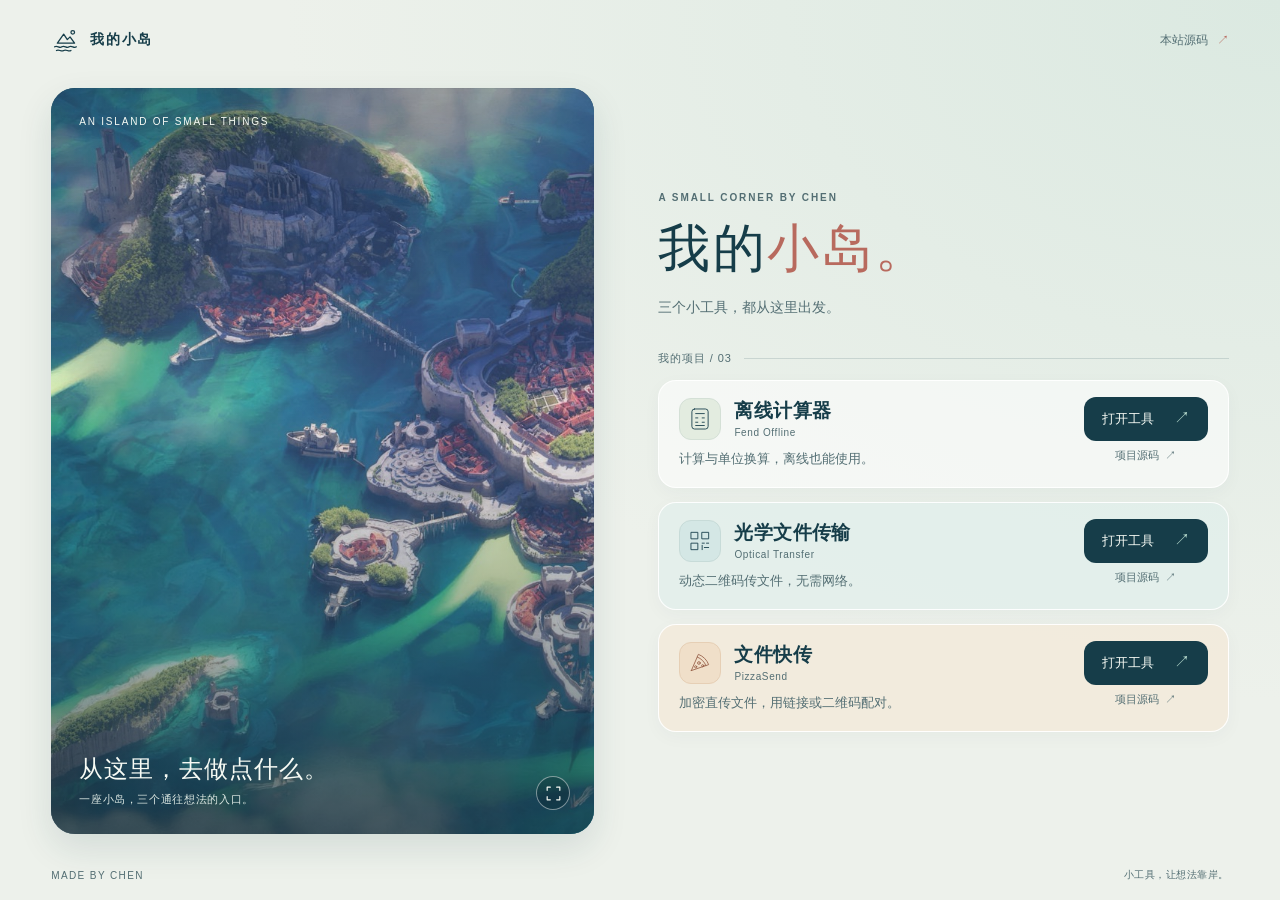
<file: index.html>
<!doctype html>
<html lang="zh-CN">
  <head>
    <meta charset="UTF-8" />
    <meta name="viewport" content="width=device-width, initial-scale=1" />
    <meta name="theme-color" content="#edf1eb" />
    <meta name="description" content="小陈的线上小岛：直接打开 Fend 离线计算器、Optical Transfer 光学文件传输和 PizzaSend 文件快传。" />
    <title>我的小岛 · 小陈的项目集</title>
    <link rel="stylesheet" href="styles.css?v=20261011-pizza" />
  </head>
  <body>
    <div class="site-shell">
      <header class="topbar">
        <a class="wordmark" href="index.html" aria-label="我的小岛首页">
          <svg class="brand-symbol" viewBox="0 0 32 32" aria-hidden="true"><path d="M4 23c3-2 5 2 8 0s5 2 8 0 5 2 8 0M6 27c3-2 5 2 8 0s5 2 8 0M7 19l7-10 4 6 3-3 5 7H7Z"/><circle cx="24" cy="7" r="2"/></svg>
          <span class="brand-name">我的小岛</span>
        </a>
        <a class="topbar-link" href="https://github.com/TatsuhiroC/chen-site" target="_blank" rel="noopener noreferrer" aria-label="查看本站源码（新窗口打开）">本站源码 <span aria-hidden="true">↗</span></a>
      </header>
      <main class="island-desk" aria-labelledby="home-title">
        <figure class="island-view">
          <img src="assets/scan-islands.jpg" alt="碧绿海水环绕的岛屿，山间与岸边坐落着城堡和小镇" fetchpriority="high" />
          <span class="image-kicker" aria-hidden="true">AN ISLAND OF SMALL THINGS</span>
          <figcaption><span class="image-title">从这里，去做点什么。</span><span class="image-note">一座小岛，三个通往想法的入口。</span></figcaption>
          <a class="image-open" href="assets/scan-islands.jpg" aria-label="查看完整海岛图片" aria-haspopup="dialog" aria-controls="image-viewer">
            <span class="image-expand" aria-hidden="true"><svg viewBox="0 0 24 24"><path d="M8 4H4v4m12-4h4v4M4 16v4h4m12-4v4h-4"/></svg></span>
          </a>
        </figure>
        <div class="desk-content">
          <div class="intro">
            <p class="eyebrow">A SMALL CORNER BY CHEN</p>
            <h1 id="home-title">我的<em>小岛。</em></h1>
            <p class="intro-description">三个小工具，都从这里出发。</p>
          </div>
          <section aria-labelledby="projects-title">
            <div class="projects-heading"><h2 id="projects-title">我的项目 / 03</h2></div>
            <div id="tool-grid" class="tool-grid">
              <article class="tool-card tool-card--fend">
                <div class="tool-heading">
                  <div class="tool-icon"><svg viewBox="0 0 48 48" aria-hidden="true"><rect x="9" y="5.5" width="30" height="37" rx="5"/><path d="M16 14h16M16 22h4m8 0h4M16 30h4m8 0h4M16 36h16"/></svg></div>
                  <div><h3>离线计算器</h3><span class="tool-name" lang="en">Fend Offline</span></div>
                </div>
                <p class="tool-description">计算与单位换算，离线也能使用。</p>
                <div class="card-footer">
                  <a class="launch-link" href="https://tatsuhiroc.github.io/fend-offline/" target="_blank" rel="noopener noreferrer" aria-label="打开 Fend 离线计算器（新窗口打开）">打开工具 <span aria-hidden="true">↗</span></a>
                  <a class="source-link" href="https://github.com/TatsuhiroC/fend-offline" target="_blank" rel="noopener noreferrer" aria-label="查看 Fend Offline 源码（新窗口打开）">项目源码 <span aria-hidden="true">↗</span></a>
                </div>
              </article>
              <article class="tool-card tool-card--transfer">
                <div class="tool-heading">
                  <div class="tool-icon"><svg viewBox="0 0 48 48" aria-hidden="true"><rect x="8" y="8" width="12" height="12"/><rect x="28" y="8" width="12" height="12"/><rect x="8" y="28" width="12" height="12"/><path d="M28 28h4m4 0h4m-12 4v8m4-4h8"/></svg></div>
                  <div><h3>光学文件传输</h3><span class="tool-name" lang="en">Optical Transfer</span></div>
                </div>
                <p class="tool-description">动态二维码传文件，无需网络。</p>
                <div class="card-footer">
                  <a class="launch-link" href="https://tatsuhiroc.github.io/optical-transfer-pwa/" target="_blank" rel="noopener noreferrer" aria-label="打开 Optical Transfer 光学文件传输（新窗口打开）">打开工具 <span aria-hidden="true">↗</span></a>
                  <a class="source-link" href="https://github.com/TatsuhiroC/optical-transfer-pwa" target="_blank" rel="noopener noreferrer" aria-label="查看 Optical Transfer 源码（新窗口打开）">项目源码 <span aria-hidden="true">↗</span></a>
                </div>
              </article>
              <article class="tool-card tool-card--pizza">
                <div class="tool-heading">
                  <div class="tool-icon"><svg viewBox="0 0 48 48" aria-hidden="true"><path d="M8 38 21 8a34 34 0 0 1 19 19L8 38Z"/><path d="M19 13a28 28 0 0 1 16 16"/><circle cx="22" cy="24" r="2.5"/><circle cx="16" cy="31" r="2"/><circle cx="29" cy="29" r="2"/></svg></div>
                  <div><h3>文件快传</h3><span class="tool-name" lang="en">PizzaSend</span></div>
                </div>
                <p class="tool-description">加密直传文件，用链接或二维码配对。</p>
                <div class="card-footer">
                  <a class="launch-link" href="https://pizzasend.dpdns.org/" target="_blank" rel="noopener noreferrer" aria-label="打开 PizzaSend 文件快传（新窗口打开）">打开工具 <span aria-hidden="true">↗</span></a>
                  <a class="source-link" href="https://github.com/TatsuhiroC/pizza-send" target="_blank" rel="noopener noreferrer" aria-label="查看 PizzaSend 源码（新窗口打开）">项目源码 <span aria-hidden="true">↗</span></a>
                </div>
              </article>
            </div>
          </section>
        </div>
      </main>
      <footer class="site-footer"><span class="footer-signature">MADE BY CHEN</span><span>小工具，让想法靠岸。</span></footer>
    </div>
    <dialog id="image-viewer" class="image-dialog" aria-labelledby="image-viewer-title">
      <h2 id="image-viewer-title" class="visually-hidden">完整海岛图片</h2>
      <button class="image-close" type="button" autofocus aria-label="关闭完整图片"><span>关闭</span><svg viewBox="0 0 24 24" aria-hidden="true"><path d="m6 6 12 12M18 6 6 18"/></svg></button>
      <div class="image-stage"><img class="image-full" src="assets/scan-islands.jpg" alt="完整海岛原图：碧绿海水环绕的岛屿、城堡与小镇" /></div>
    </dialog>
    <script src="image-viewer.js" defer></script>
  </body>
</html>
</file>
<file: styles.css>
:root {
  color-scheme: light;
  --paper: #edf1eb;
  --ink: #163d49;
  --muted: #536e73;
  --coral: #b86a5e;
  --line: rgba(22, 61, 73, .15);
  --serif: 'Songti SC', 'Noto Serif CJK SC', 'Source Han Serif SC', 'SimSun', serif;
  --sans: -apple-system, BlinkMacSystemFont, 'Segoe UI', 'PingFang SC', 'Microsoft YaHei', sans-serif;
}
* { box-sizing: border-box; }
body { margin: 0; color: var(--ink); background: radial-gradient(ellipse at 100% 0, #dbe9e1, transparent 55%), var(--paper); font-family: var(--sans); -webkit-font-smoothing: antialiased; }
a { color: inherit; }
a:focus-visible, button:focus-visible { outline: 3px solid var(--coral); outline-offset: 5px; }
::selection { background: #cbe0d4; }
.site-shell { width: min(100%, 1360px); min-height: 100vh; min-height: 100svh; margin: 0 auto; padding: 0 clamp(24px, 4vw, 64px); display: flex; flex-direction: column; }
.topbar { min-height: 80px; display: flex; align-items: center; justify-content: space-between; gap: 20px; }
.wordmark { display: inline-flex; align-items: center; gap: 10px; text-decoration: none; }
.brand-symbol { width: 29px; height: 29px; fill: none; stroke: currentColor; stroke-width: 1.4; stroke-linecap: round; stroke-linejoin: round; }
.brand-name { font-size: 14px; font-weight: 600; letter-spacing: .12em; }
.topbar-link { min-height: 44px; display: inline-flex; align-items: center; gap: 9px; font-size: 12px; text-decoration: none; color: var(--muted); }
.topbar-link span { color: var(--coral); }
.topbar-link:hover { color: var(--ink); }
.island-desk { flex: 1; display: grid; grid-template-columns: minmax(0, 1fr) minmax(0, 1.05fr); gap: clamp(32px, 5vw, 72px); align-items: center; padding: 8px 0 16px; }
.island-view { align-self: stretch; min-height: 440px; position: relative; margin: 0; overflow: hidden; border-radius: 24px; background: #254d58; box-shadow: 0 14px 35px rgba(24, 63, 71, .12); }
.island-view img { position: absolute; inset: 0; width: 100%; height: 100%; display: block; object-fit: cover; object-position: 55% 50%; }
.island-view::after { content: ''; position: absolute; inset: 0; background: linear-gradient(180deg, rgba(8, 37, 46, .15), transparent 40%, rgba(8, 37, 46, .65)); pointer-events: none; }
.image-kicker, .island-view figcaption { position: absolute; z-index: 1; color: #f7fbf5; left: 28px; right: 28px; }
.image-kicker { top: 27px; font: 10px/1.4 var(--sans); letter-spacing: .18em; }
.island-view figcaption { bottom: 27px; }
.image-title { display: block; font: 24px/1.5 var(--serif); letter-spacing: .04em; }
.image-note { display: block; margin-top: 5px; color: #dce7e2; font-size: 11px; letter-spacing: .06em; }
.desk-content { width: 100%; padding: 12px 0; }
.eyebrow { margin: 0 0 12px; font-size: 10px; font-weight: 600; line-height: 1.5; letter-spacing: .19em; color: var(--muted); }
h1 { margin: 0 0 15px; font: 500 clamp(38px, 4.1vw, 58px)/1.2 var(--serif); letter-spacing: .04em; }
h1 em { color: var(--coral); font-style: normal; }
.intro-description { margin: 0; font-size: 14px; line-height: 1.8; color: var(--muted); }
.projects-heading { display: flex; align-items: center; gap: 12px; margin: 30px 0 14px; }
.projects-heading h2 { flex-shrink: 0; margin: 0; font-size: 11px; font-weight: 500; letter-spacing: .08em; color: var(--muted); }
.projects-heading::after { content: ''; height: 1px; flex: 1; background: var(--line); }
.tool-grid { display: grid; gap: 14px; }
.tool-card { display: grid; grid-template-columns: minmax(0, 1fr) auto; column-gap: 16px; align-items: center; padding: 16px 20px; border: 1px solid rgba(255, 255, 255, .9); border-radius: 18px; background: rgba(255, 255, 255, .53); box-shadow: 0 5px 18px rgba(24, 63, 71, .035); transition: border-color .2s ease, box-shadow .2s ease; }
.tool-card--transfer { background: rgba(224, 238, 235, .66); }
.tool-card--pizza { background: rgba(245, 233, 215, .66); }
.tool-card:hover { border-color: #aec9c1; box-shadow: 0 7px 22px rgba(24, 63, 71, .07); }
.tool-heading { grid-column: 1; display: flex; align-items: center; gap: 13px; }
.tool-icon { flex-shrink: 0; width: 42px; height: 42px; display: grid; place-items: center; border: 1px solid #d4e0d6; border-radius: 12px; background: #e3ece0; }
.tool-card--transfer .tool-icon { background: #d4e7e5; border-color: #c7dbd8; }
.tool-card--pizza .tool-icon { background: #f0dfc9; border-color: #e6cfb5; color: #98614a; }
.tool-icon svg { width: 26px; height: 26px; fill: none; stroke: currentColor; stroke-width: 1.6; stroke-linecap: round; stroke-linejoin: round; }
.tool-card h3 { margin: 0; font-size: 19px; font-weight: 600; line-height: 1.4; letter-spacing: .02em; }
.tool-name { display: block; margin-top: 2px; color: var(--muted); font-size: 10px; line-height: 1.4; letter-spacing: .06em; }
.tool-description { grid-column: 1; margin: 6px 0 0; color: var(--muted); font-size: 13px; line-height: 1.6; }
.card-footer { grid-column: 2; grid-row: 1 / span 2; display: flex; flex-direction: column; align-items: center; justify-content: center; gap: 0; }
.source-link { min-height: 30px; display: inline-flex; align-items: center; gap: 6px; font-size: 11px; text-decoration: none; color: var(--muted); }
.source-link:hover { color: var(--ink); text-decoration: underline; text-underline-offset: 4px; }
.launch-link { min-height: 44px; display: inline-flex; align-items: center; justify-content: center; gap: 20px; padding: 0 18px; border-radius: 12px; background: var(--ink); color: #f6faf4; font-size: 13px; font-weight: 500; text-decoration: none; transition: background .2s ease; }
.launch-link span { color: #b6d9cc; font-size: 16px; }
.launch-link:hover { background: #245766; }
.site-footer { min-height: 50px; display: flex; align-items: center; justify-content: space-between; gap: 16px; color: var(--muted); font-size: 10px; letter-spacing: .05em; }
.footer-signature { letter-spacing: .14em; }
@media (min-width: 901px) and (max-height: 760px) {
  .topbar { min-height: 64px; }
  .island-view { min-height: 400px; }
  .desk-content { padding: 0; }
  .eyebrow { margin-bottom: 8px; }
  h1 { font-size: 42px; margin-bottom: 10px; }
  .projects-heading { margin-top: 16px; margin-bottom: 10px; }
  .tool-card { padding: 12px 20px 8px; }
  .tool-description { margin: 4px 0 0; }
  .site-footer { min-height: 38px; }
}
@media (max-width: 900px) {
  .site-shell { padding: 0 22px; }
  .topbar { min-height: 60px; }
  .brand-name { font-size: 12px; }
  .brand-symbol { width: 25px; height: 25px; }
  .topbar-link { font-size: 11px; }
  .island-desk { display: flex; flex-direction: column; align-items: stretch; gap: 16px; padding: 0; flex: 0; }
  .island-view { min-height: 0; height: clamp(180px, 31svh, 310px); flex-shrink: 0; border-radius: 18px; }
  .island-view img { object-position: 55% 44%; }
  .image-kicker { top: 18px; left: 20px; font-size: 9px; }
  .island-view figcaption { left: 20px; bottom: 18px; }
  .image-title { font-size: 18px; }
  .image-note { display: none; }
  .desk-content { padding: 0; }
  .eyebrow { display: none; }
  h1 { font-size: 30px; margin-bottom: 6px; }
  .intro-description { font-size: 12px; line-height: 1.6; }
  .projects-heading { margin: 14px 0 10px; }
  .tool-grid { gap: 10px; }
  .tool-card { padding: 10px 14px; column-gap: 12px; border-radius: 16px; }
  .tool-heading { gap: 11px; }
  .tool-icon { width: 36px; height: 36px; border-radius: 10px; }
  .tool-icon svg { width: 23px; height: 23px; }
  .tool-card h3 { font-size: 17px; }
  .tool-name { font-size: 10px; }
  .tool-description { margin: 4px 0 0; font-size: 12px; }
  .launch-link { padding: 0 12px; gap: 10px; font-size: 12px; border-radius: 10px; }
  .source-link { font-size: 11px; }
  .site-footer { margin-top: auto; padding: 14px 0; min-height: 44px; font-size: 9px; }
}
@media (max-width: 900px) and (max-height: 720px) {
  .topbar { min-height: 54px; }
  .island-view { height: 176px; }
  .island-desk { gap: 12px; }
  h1 { font-size: 26px; }
  .projects-heading { position: absolute; width: 1px; height: 1px; margin: 0; clip-path: inset(50%); overflow: hidden; }
  .tool-grid { gap: 8px; margin-top: 10px; }
  .tool-card { padding: 8px 12px; }
  .site-footer { min-height: 30px; padding: 8px 0; }
}
@media (max-width: 360px) {
  .site-shell { padding: 0 16px; }
  .tool-card { padding-left: 12px; padding-right: 12px; }
}
@media (max-width: 900px) and (max-height: 620px) and (orientation: portrait) {
  .topbar { min-height: 48px; }
  .island-view { height: clamp(112px, 21svh, 130px); }
  .island-desk { gap: 8px; }
  h1 { font-size: 24px; margin-bottom: 4px; }
  .projects-heading { margin: 0; }
  .tool-grid { gap: 6px; margin-top: 8px; }
  .tool-card { padding-top: 6px; padding-bottom: 6px; column-gap: 10px; }
  .tool-icon { width: 32px; height: 32px; }
  .tool-card h3 { font-size: 16px; }
  .tool-description { margin: 4px 0 2px; }
  .site-footer { min-height: 28px; padding: 6px 0; }
}
@media (min-width: 568px) and (max-height: 500px) and (orientation: landscape) {
  .site-shell { padding: 0 24px; }
  .topbar { min-height: 48px; }
  .island-desk { display: grid; grid-template-columns: minmax(0, .8fr) minmax(0, 1fr); gap: 12px 24px; padding: 0; flex: 1; align-content: center; }
  .island-view { height: clamp(80px, 26svh, 120px); min-height: 0; border-radius: 16px; }
  .image-kicker { left: 18px; top: 18px; font-size: 8px; }
  .island-view figcaption { display: none; }
  .image-title { font-size: 17px; }
  .image-note, .eyebrow { display: none; }
  .desk-content { display: contents; }
  .intro { align-self: center; }
  .desk-content > section { grid-column: 1 / -1; }
  h1 { font-size: 24px; margin-bottom: 4px; }
  .intro-description { font-size: 12px; line-height: 1.6; }
  .projects-heading { position: absolute; width: 1px; height: 1px; margin: 0; clip-path: inset(50%); overflow: hidden; }
  .tool-grid { grid-template-columns: repeat(3, minmax(0, 1fr)); gap: 10px; margin-top: 0; }
  .tool-card { display: flex; flex-direction: column; align-items: stretch; padding: 6px 10px; border-radius: 12px; }
  .tool-heading { gap: 6px; }
  .tool-icon { width: 24px; height: 28px; border-radius: 7px; }
  .tool-icon svg { width: 19px; height: 19px; }
  .tool-card h3 { font-size: 14px; }
  .tool-description { margin: 4px 0 0; font-size: 11px; line-height: 1.4; }
  .card-footer { flex-direction: row; justify-content: space-between; gap: 4px; margin-top: auto; }
  .source-link { min-height: 44px; font-size: 10px; gap: 3px; }
  .launch-link { font-size: 11px; padding: 0 8px; gap: 6px; }
  .site-footer { min-height: 28px; padding: 5px 0; font-size: 9px; }
}
@media (prefers-reduced-motion: reduce) {
  *, *::before, *::after { transition: none !important; }
}

.image-open { position: absolute; inset: 0; z-index: 2; border-radius: inherit; cursor: zoom-in; }
.image-open:focus-visible { outline-offset: -5px; }
.image-expand { position: absolute; right: 24px; bottom: 24px; width: 34px; height: 34px; display: grid; place-items: center; border: 1px solid rgba(255,255,255,.45); border-radius: 50%; background: rgba(10,40,49,.35); color: #f7fbf5; transition: background .2s ease, transform .2s ease; }
.image-expand svg, .image-close svg { width: 19px; height: 19px; fill: none; stroke: currentColor; stroke-width: 1.5; stroke-linecap: round; stroke-linejoin: round; }
.image-open:hover .image-expand { background: rgba(10,40,49,.7); transform: scale(1.08); }
.visually-hidden { position: absolute; width: 1px; height: 1px; padding: 0; margin: -1px; overflow: hidden; clip-path: inset(50%); white-space: nowrap; border: 0; }
.image-dialog { position: fixed; inset: 0; width: 100%; height: 100%; height: 100dvh; max-width: none; max-height: none; margin: 0; border: 0; padding: max(64px, calc(env(safe-area-inset-top) + 56px)) max(24px, env(safe-area-inset-right)) max(24px, env(safe-area-inset-bottom)) max(24px, env(safe-area-inset-left)); background: transparent; color: #fff; overflow: hidden; }
.image-dialog[open] { display: grid; }
.image-dialog::backdrop { background: rgba(6,22,29,.92); backdrop-filter: blur(12px); -webkit-backdrop-filter: blur(12px); animation: image-backdrop-in .3s ease both; }
.image-stage { min-width: 0; min-height: 0; display: flex; align-items: center; justify-content: center; }
.image-full { display: block; width: auto; height: auto; max-width: 100%; max-height: 100%; object-fit: contain; border-radius: 4px; }
.image-close { position: absolute; z-index: 1; top: max(12px, env(safe-area-inset-top)); right: max(20px, env(safe-area-inset-right)); display: inline-flex; align-items: center; justify-content: center; gap: 12px; min-height: 44px; padding: 0 15px; border: 1px solid rgba(255,255,255,.35); border-radius: 99px; background: rgba(255,255,255,.08); color: #fff; font: 13px var(--sans); cursor: pointer; }
.image-close:hover { background: rgba(255,255,255,.17); }
.image-dialog.is-closing::backdrop { animation: image-backdrop-out .22s ease both; }
@keyframes image-backdrop-in { from { opacity: 0; } to { opacity: 1; } }
@keyframes image-backdrop-out { from { opacity: 1; } to { opacity: 0; } }
@media (max-width: 900px) {
  .image-expand { right: 18px; bottom: 18px; width: 30px; height: 30px; }
  .island-view figcaption { right: 64px; }
  .image-dialog { padding-left: max(12px, env(safe-area-inset-left)); padding-right: max(12px, env(safe-area-inset-right)); }
}
@media (prefers-reduced-motion: reduce) {
  .image-dialog::backdrop, .image-dialog.is-closing::backdrop { animation: none; }
}
</file>
